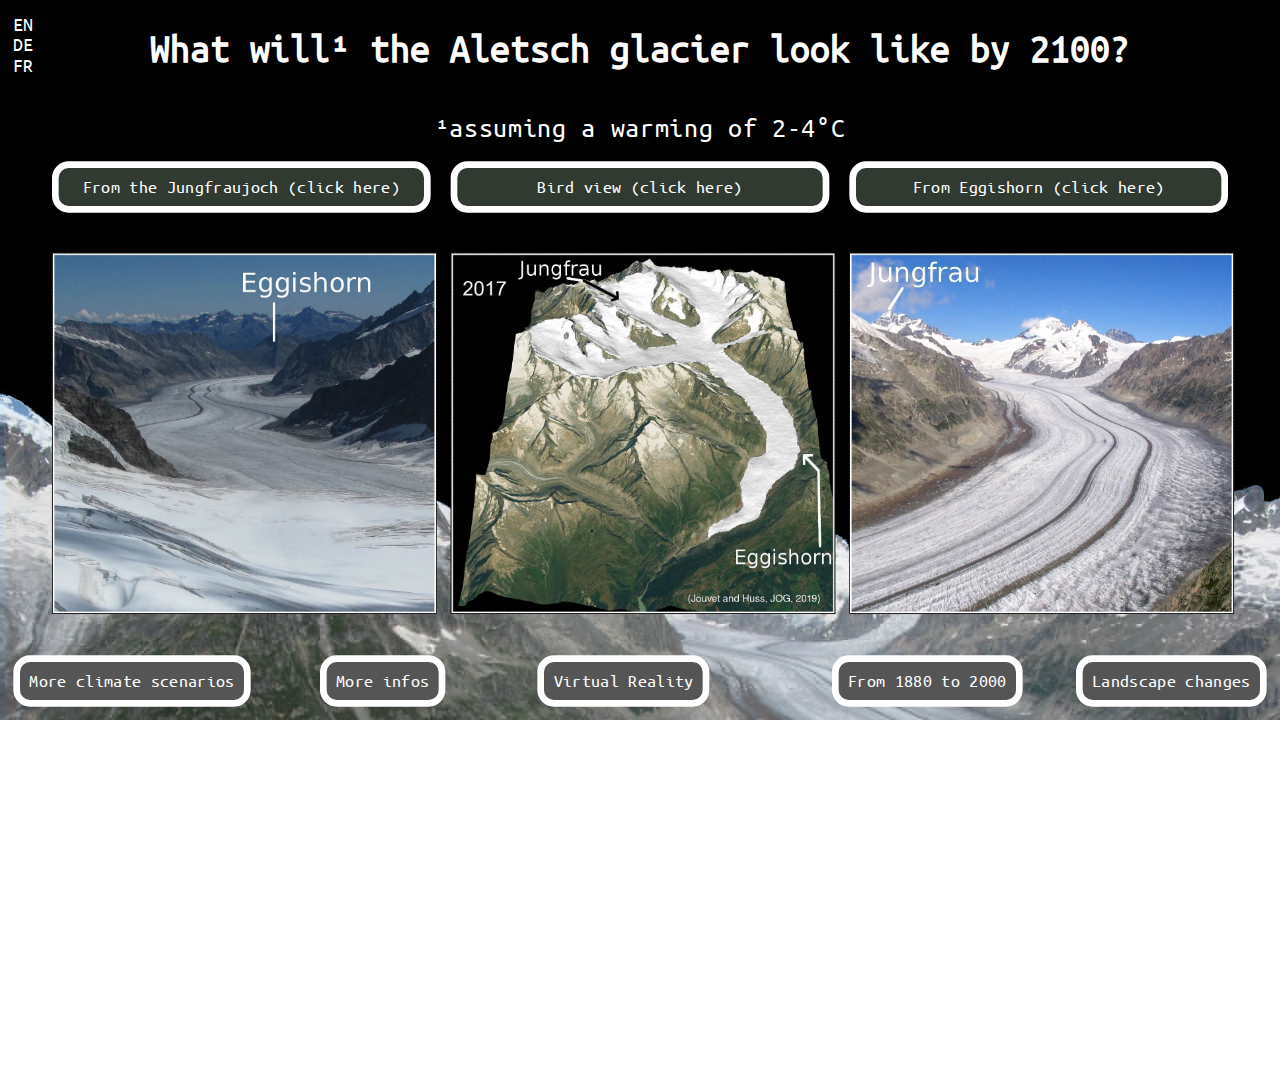
<file: index.html>
<!DOCTYPE HTML PUBLIC "-//W3C//DTD HTML 4.01 Transitional//EN">
<html>
	<head>
		<meta http-equiv="refresh" content="0; URL=iframezoom.html?width=1920&height=1080&bgcolor=FFFFFF&url=moreviews1920x1080.html" /> 
	</head>
	<body>
	</body>
<html>
</file>
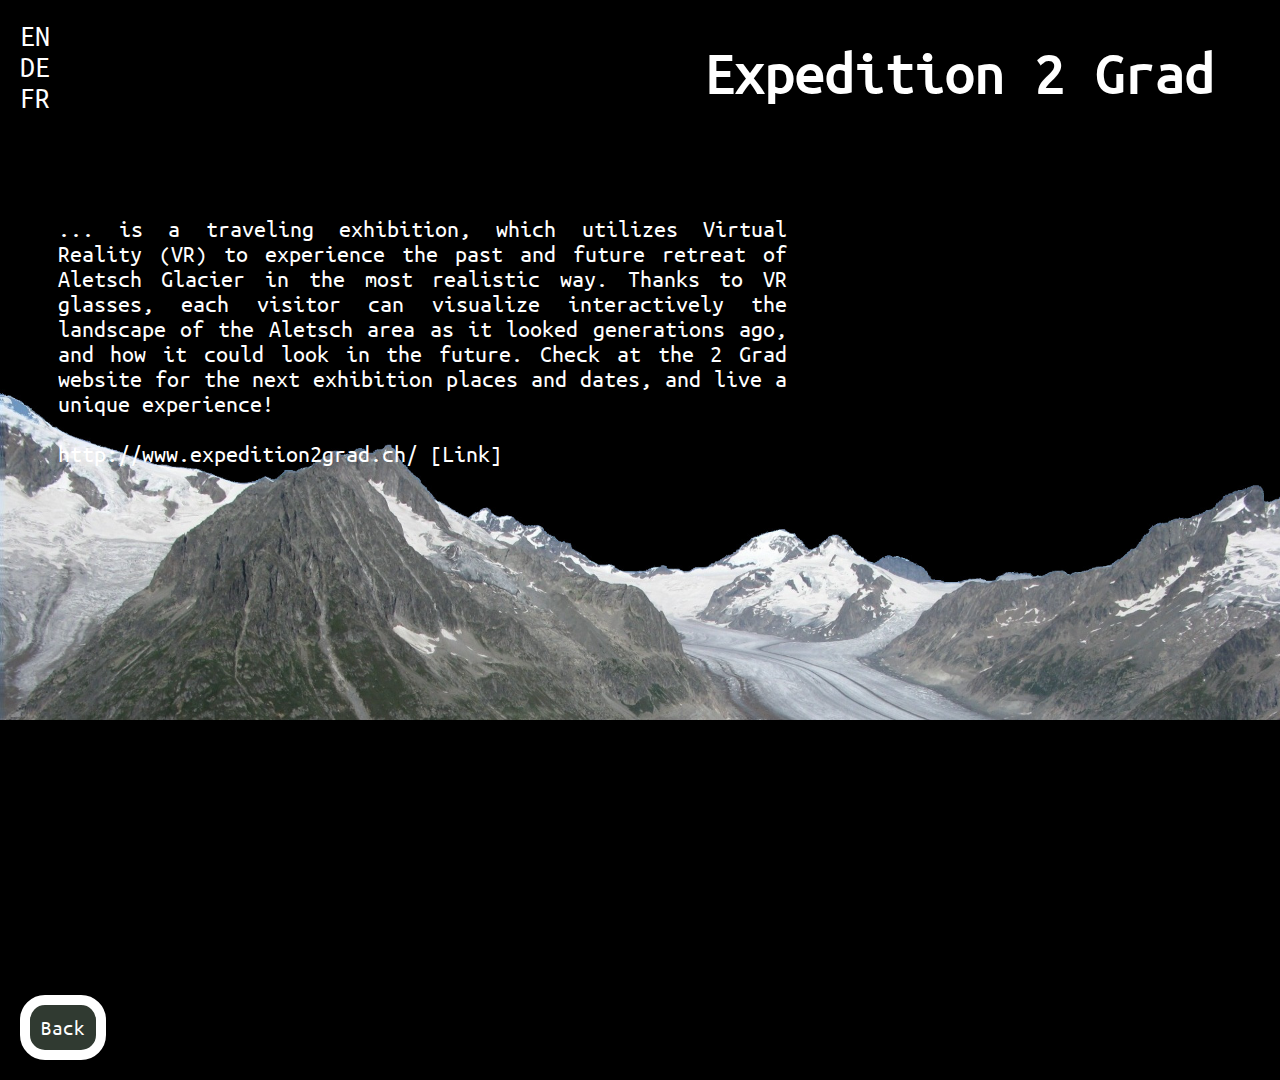
<file: 2grad.html>
<!DOCTYPE html>
<html>
	<head>
		<meta http-equiv="content-type" content="text/html; charset=UTF-8">
		<title> Modelling Aletsch Glacier </title>

		<link href="./glaciers.css" rel="stylesheet">
		<script type="text/javascript" src="./js/jquery-1.9.1.min.js"></script> 
		<script type="text/javascript" src="./js/l10n.js"></script>
		<script type="text/javascript" src="./translation.js"></script>	
		<script type="text/javascript" src="./common.js"></script>	

		<script type="text/javascript">
			function init() {
				this.on( "ended", function() { location.href="moreviews1920x1080.html"; } );
                localize();
			}
		</script>
	</head>
	<body style="color:#ffffff; background-image: url(images/aletsch_photo_3-black.jpg); background-size: 100% auto;">
		<div class="contentbox">

			<div class="languagelinkbox">
				<a href="javascript:selectLanguage('en')">EN</a><br/>
				<a href="javascript:selectLanguage('de')">DE</a><br/>
				<a href="javascript:selectLanguage('fr')">FR</a><br/>
			</div>

			<h1><span id="%Title_2grad">a</span></h1>
			
			<div style="top:20%; left:3%; width:38%; height: 60%; position:absolute; text-align:justify;">
 
                <span id="%Description_2grad">a</span> <br/> <br/>
                <span id="%Reference_2grad">a</span> <a href="http://www.expedition2grad.ch/"> [Link] </a> <br/>  

			</div>
			<div style="top:12%; left: 44%; width:60%; height: 80%; position:absolute;">			
				<iframe src="http://player.vimeo.com/video/362070540" controls width="896" height="504"   frameborder="0" webkitAllowFullScreen mozallowfullscreen allowFullScreen></iframe>
			</div>
			<a id="backButton" class="button" style="z-index:2; font-size:16pt; position:absolute; bottom:20px; left:20px;" href="javascript:href('moreviews1920x1080.html')"><span id="%Back">a</span></a>
		</div>
		<script language="JavaScript">
			$(document).on( "ready", localize );
		</script>
	</body>
<html>
</file>
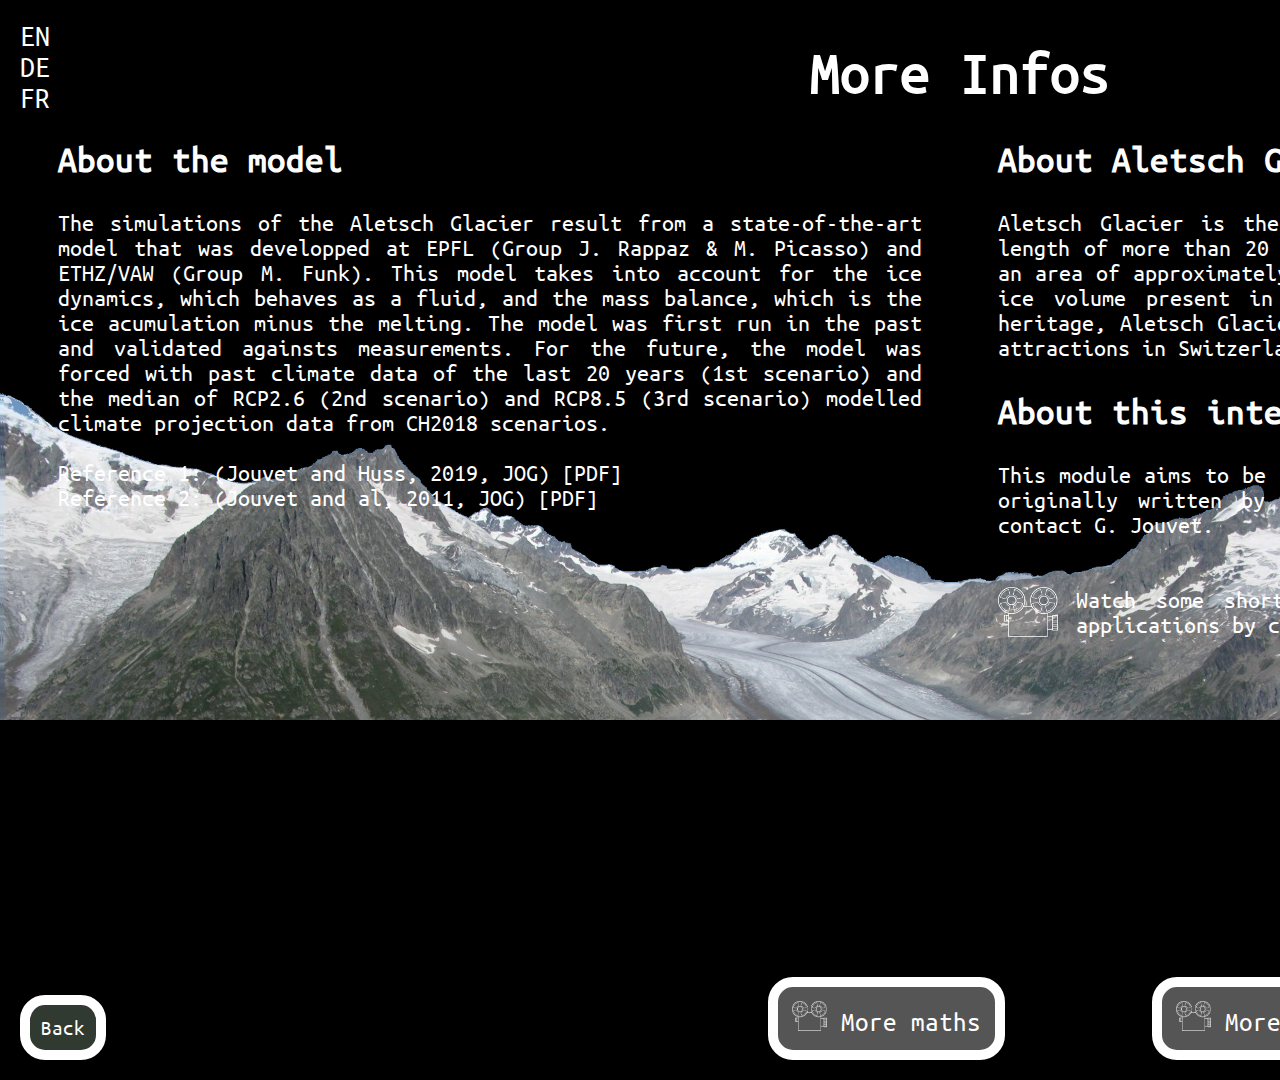
<file: moreinfos1920x1080.html>
<!DOCTYPE html>
<html>
	<head>
		<meta http-equiv="content-type" content="text/html; charset=UTF-8">
		<title> Modelling Aletsch Glacier </title>

		<link href="./glaciers.css" rel="stylesheet">
		<script type="text/javascript" src="./js/jquery-1.9.1.min.js"></script> 
		<script type="text/javascript" src="./js/l10n.js"></script>
		<script type="text/javascript" src="./translation.js"></script>	
		<script type="text/javascript" src="./common.js"></script>	

		<script type="text/javascript">
			function init() {
				this.on( "ended", function() { location.href="moreviews1920x1080.html"; } );
                localize();
			}
		</script>
	</head>
	<body style="color:#ffffff; background-image: url(images/aletsch_photo_3-black.jpg); background-size: 100% auto;">
		<div class="contentbox">

			<div class="languagelinkbox">
				<a href="javascript:selectLanguage('en')">EN</a><br/>
				<a href="javascript:selectLanguage('de')">DE</a><br/>
				<a href="javascript:selectLanguage('fr')">FR</a><br/>
			</div>

			<h1><span id="%Title3">a</span></h1>
			<div style="top:10%; left:3%; width:45%; height: 80%; position:absolute; text-align:justify;">
  			        <h2><span id="%TitleMI1">a</span></h2>
		                <span id="%CExplanations"> </span> <br/> <br/>  
				<span id="%CReferences1"> </span> <a href="material/future_retreat_of_great_aletsch_glacier.pdf"> [PDF] </a>  <br/> 
				<span id="%CReferences2"> </span> <a href="material/Jouvet_Huss_Funk_Blatter_2011.pdf"> [PDF] </a>  <br/> <br/>    
			</div>
			<div style="top:10%; left: 52%; width:45%; height: 80%; position:absolute; text-align:justify;">	
  			        <h2><span id="%TitleMI3">a</span></h2>
				<span id="%CAletsch"> </span> <br/>   
  			        <h2><span id="%TitleMI2">a</span></h2>
				<span id="%CModule"> </span> <br/>  <br/>  <br/>      
      			            <div style="left: 0%; width:6%; position:absolute; text-align:justify;">
                                    <img src="images/projector.png" height="50px"  alt="">
                                    </div>
      			            <div style="left: 9%; width:91%; position:absolute; text-align:justify;">
                                    <span id="%CFurther"> </span> 
                                    </div>  	
			</div>
			<a id="backButton" class="button" style="z-index:2; font-size:16pt; position:absolute; bottom:20px; left:20px;" href="javascript:href('moreviews1920x1080.html')"><span id="%Back">a</span></a>
			<a class="button3" style="font-size:20pt; position:absolute; bottom:20px; left:40%;" href="javascript:href('mathematicalmodelling1920x1080.html')"> <img src="images/projector.png" height="30px"  alt=""> <span id="%LinkMathematicalMovie">a</span></a>
			<a class="button3" style="font-size:20pt; position:absolute; bottom:20px; left:60%;" href="javascript:href('glacialmystery1920x1080.html')"> <img src="images/projector.png" height="30px"  alt=""> <span id="%LinkGlacialMysteryMovie">a</span></a>
			<a class="button3" style="font-size:20pt; position:absolute; bottom:20px; right:20px;" href="javascript:href('120000yearsago1920x1080.html')"> <img src="images/projector.png" height="30px"  alt=""> <span id="%Link120000Movie">a</span></a>
		</div>
		<script language="JavaScript">
			$(document).on( "ready", localize );
		</script>
	</body>
<html>
</file>
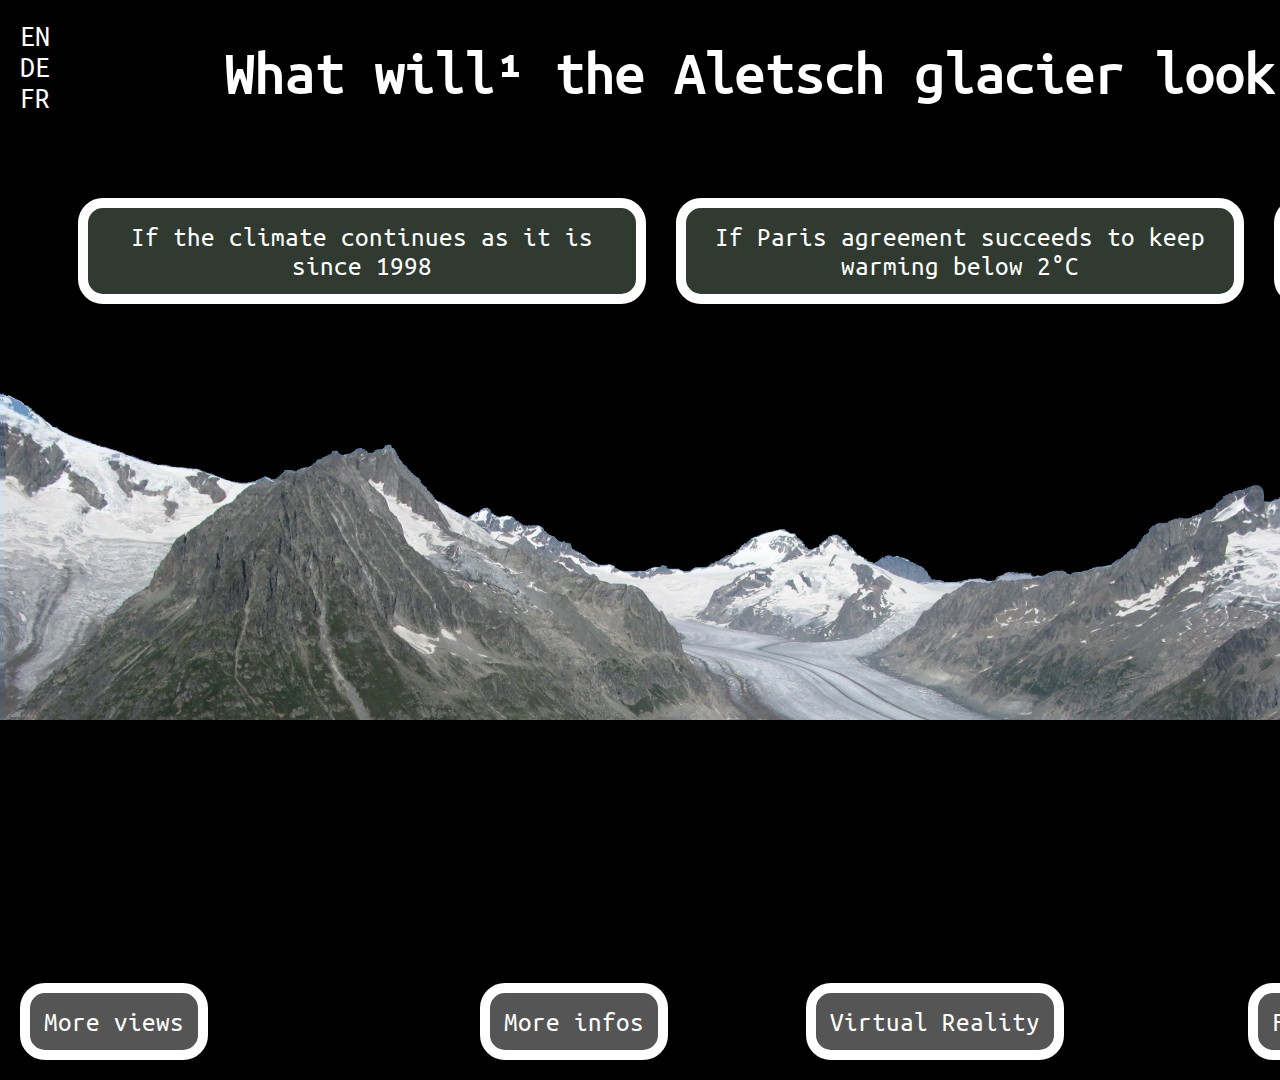
<file: moresimulations1920x1080.html>
<!DOCTYPE html>
<html>
	<head>
		<meta http-equiv="content-type" content="text/html; charset=UTF-8">
		<title> Modelling Aletsch Glacier </title>

		<link href="./glaciers.css" rel="stylesheet">
		<link href="./js/video-js/video-js.css" rel="stylesheet">
		<script type="text/javascript" src="./js/jquery-1.9.1.min.js"></script>
		
		<script type="text/javascript" src="./js/video-js/video.js"></script>

		<script type="text/javascript" src="./js/l10n.js"></script>
		<script type="text/javascript" src="./translation.js"></script>	
		<script type="text/javascript" src="./common.js"></script>	

		<script type="text/javascript">
			var timer;
			
			function play( player_name ) {
				document.getElementById( player_name ).style.visibility = 'visible';
				videojs( player_name ).play();
				return void(0);
			}
			
			function stop( player_name ) {
				if( videojs( player_name ).bufferedPercent() > 0.0 )
					videojs( player_name ).currentTime(0);
				document.getElementById( player_name ).style.visibility = 'hidden';
			}
			
			var numCalls = 0;
			function initPlayer()
			{
				this.player
				numCalls++;
				if( numCalls == $(".video-js").length )
				{
					localize();

					$(".video-js").css( "visibility", "hidden" );

/*					
					$(".video-js[id^=\\%]").each( function(index) {

						player = videojs( this.id );
						player.on( "ended", function() { stop( player.id ); } );
						stop( player.id );
					} );
*/
				}
			}
		</script>
	</head>
	<body style="color:#ffffff; background-image: url(images/aletsch_photo_3-black.jpg); background-size: 100% auto;">
		<div class="contentbox">

			<div class="languagelinkbox">
				<a href="javascript:selectLanguage('en')">EN</a><br/>
				<a href="javascript:selectLanguage('de')">DE</a><br/>
				<a href="javascript:selectLanguage('fr')">FR</a><br/> 
			</div>

			<h1><span id="%Title2">a</span></h1> <br/>


			<div class="scenarioshl">
				<span style="width:3%;"></span>
				<span style="width:94%;" id="%Introduction">a</span>
				<span style="width:3%;"></span>
			</div>
			<div class="scenarios">
				<a class="button" style="font-size:20pt;" href="javascript:play('Scenario1_Video');"><span id="%Scenario1_Title">a</span></a>
				<a class="button" style="font-size:20pt;" href="javascript:play('Scenario2_Video');"><span id="%Scenario2_Title">a</span></a>
				<a class="button" style="font-size:20pt;" href="javascript:play('Scenario3_Video');"><span id="%Scenario3_Title">a</span></a> 
			</div>
			<div class="scenarios">
				<span class="video">
					<video id="Scenario1_Video" class="video-js vjs-default-skin vjs-big-play-centered" width="575" height="540" poster="images/aletsch-2017.jpg">
						<source src="video/mp4/aletsch-1998-2018.mp4" type='video/mp4' />
						<source src="video/webm/aletsch-1998-2018.webm" type='video/webm' />
						<source src="video/ogv/aletsch-1998-2018.ogv" type='video/ogg' />
					</video>
				</span>
				<span class="video">
					<video id="Scenario2_Video" class="video-js vjs-default-skin vjs-big-play-centered" width="575" height="540" poster="images/aletsch-2017.jpg">
						<source src="video/mp4/aletsch-RCP26.mp4" type='video/mp4' />
						<source src="video/webm/aletsch-RCP26.webm" type='video/webm' />
						<source src="video/ogv/aletsch-RCP26.ogv" type='video/ogg' />
					</video>
				</span>
				<span class="video">
					<video id="Scenario3_Video" class="video-js vjs-default-skin vjs-big-play-centered" width="575" height="540" poster="images/aletsch-2017.jpg">
						<source src="video/mp4/aletsch-RCP85.mp4" type='video/mp4' />
						<source src="video/webm/aletsch-RCP85.webm" type='video/webm' />
						<source src="video/ogv/aletsch-RCP85.ogv" type='video/ogg' />
					</video>
				</span> 
			</div>
			<a class="button3" style="font-size:20pt; position:absolute; bottom:20px; left:20px;" href="javascript:href('moreviews1920x1080.html')"><span id="%LinkMoreViews">a</span></a>
			<a class="button3" style="font-size:20pt; position:absolute; bottom:20px; left:25%;" href="javascript:href('moreinfos1920x1080.html')"><span id="%LinkMoreInfos">a</span></a>
			<a class="button3" style="font-size:20pt; position:absolute; bottom:20px; left:42%;" href="javascript:href('2grad.html')"><span id="%Link2Grad">a</span></a>
			<a class="button3" style="font-size:20pt; position:absolute; bottom:20px; left:65%;" href="javascript:href('aletschinthepast.html')"><span id="%LinkAletschPast">a</span></a>
			<a class="button3" style="font-size:20pt; position:absolute; bottom:20px; right:20px;" href="javascript:href('aletschwithlakes.html')"><span id="%LinkAletschLakes">a</span></a>
		</div>

		<script type="text/javascript">
			$(document).on( "ready", function() {
				$(".video-js").each( function(index) { videojs( this.id, {}, initPlayer ); } );
			} );
		</script>

	</body>
<html>
</file>
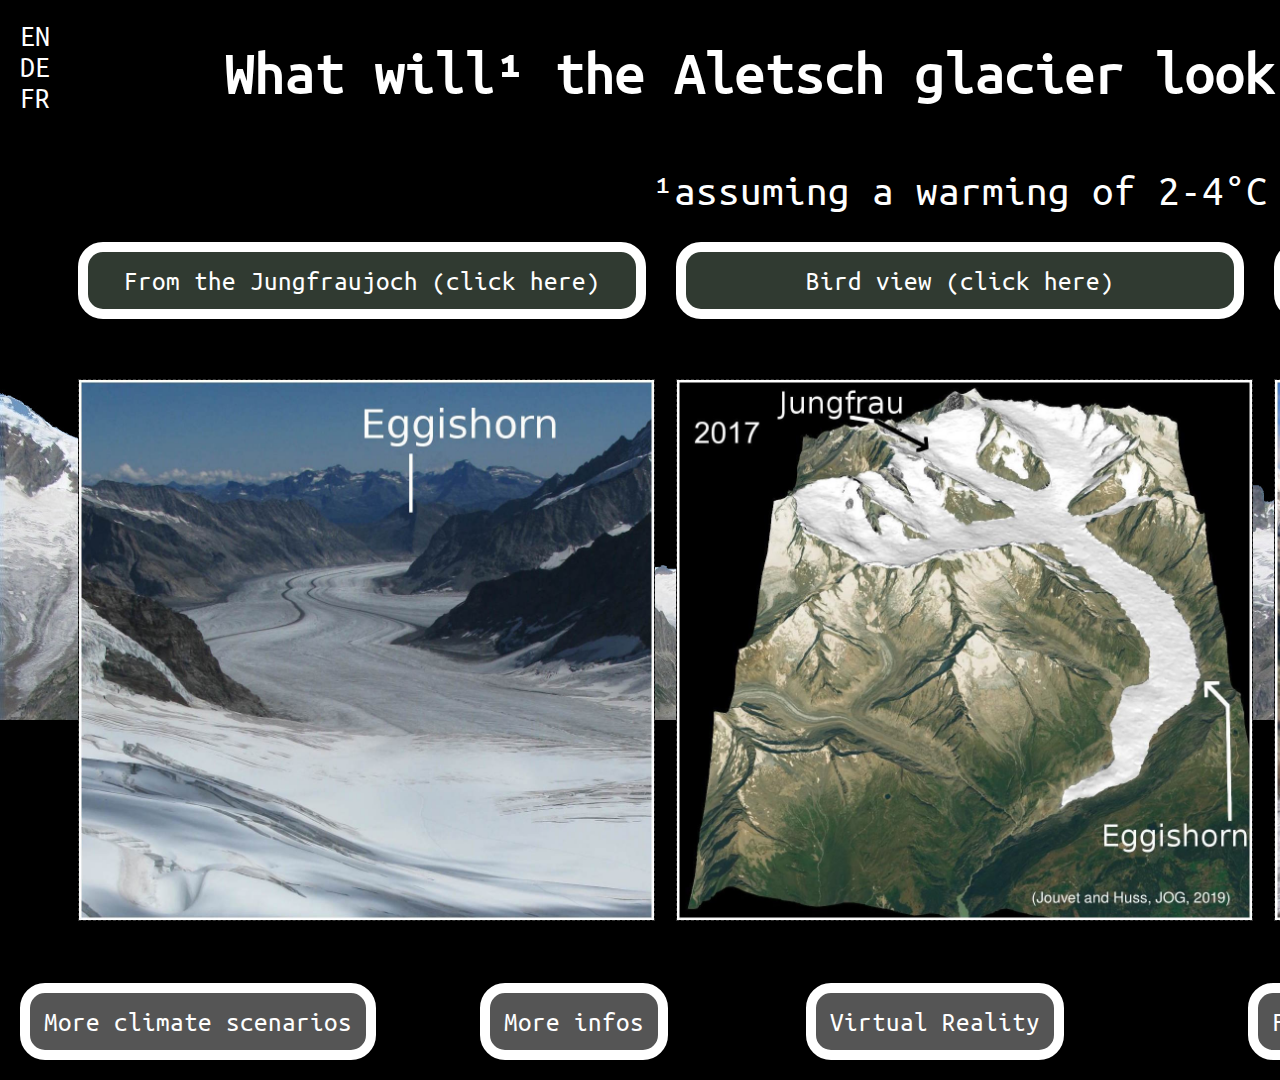
<file: moreviews1920x1080.html>
<!DOCTYPE html>
<html>
	<head>
		<meta http-equiv="content-type" content="text/html; charset=UTF-8">
		<title> Modelling Aletsch glacier </title>

		<link href="./glaciers.css" rel="stylesheet">
		<link href="./js/video-js/video-js.css" rel="stylesheet">
		<script type="text/javascript" src="./js/jquery-1.9.1.min.js"></script>
		
		<script type="text/javascript" src="./js/video-js/video.js"></script>

		<script type="text/javascript" src="./js/l10n.js"></script>
		<script type="text/javascript" src="./translation.js"></script>	
		<script type="text/javascript" src="./common.js"></script>	

		<script type="text/javascript">
			var timer;
			
			function play( player_name ) {
				document.getElementById( player_name ).style.visibility = 'visible';
				videojs( player_name ).play();
				return void(0);
			}
			
			function stop( player_name ) {
				if( videojs( player_name ).bufferedPercent() > 0.0 )
					videojs( player_name ).currentTime(0);
				document.getElementById( player_name ).style.visibility = 'hidden';
			}
			
			var numCalls = 0;
			function initPlayer()
			{
				this.player
				numCalls++;
				if( numCalls == $(".video-js").length )
				{
					localize();

					$(".video-js").css( "visibility", "visible" );

/*					
					$(".video-js[id^=\\%]").each( function(index) {

						player = videojs( this.id );
						player.on( "ended", function() { stop( player.id ); } );
						stop( player.id );
					} );
*/
				}
			}
		</script>
	</head>
	<body style="color:#ffffff; background-image: url(images/aletsch_photo_3-black.jpg); background-size: 100% auto;">
		<div class="contentbox">

			<div class="languagelinkbox">
				<a href="javascript:selectLanguage('en')">EN</a><br/>
				<a href="javascript:selectLanguage('de')">DE</a><br/>
				<a href="javascript:selectLanguage('fr')">FR</a><br/> 
			</div>

			<h1><span id="%Title2">a</span></h1> <br/>


			<div class="scenarioshl">
				<span style="width:3%;"></span>
				<span style="width:94%;" id="%Introduction2">a</span>
				<span style="width:3%;"></span>
			</div>
			<div class="scenarios">
				<a class="button" style="font-size:20pt;" href="javascript:play('View1_Video');"><span id="%View1_Title">a</span></a>
				<a class="button" style="font-size:20pt;" href="javascript:play('View2_Video');"><span id="%View2_Title">a</span></a>
				<a class="button" style="font-size:20pt;" href="javascript:play('View3_Video');"><span id="%View3_Title">a</span></a> 
			</div>
			<div class="scenarios">
				<span class="video">
					<video id="View1_Video" class="video-js vjs-default-skin vjs-big-play-centered" width="575" height="540" poster="images/aletsch-jungfrau.jpg">
						<source src="video/mp4/aletsch-jungfrau.mp4" type='video/mp4' />
						<source src="video/webm/aletsch-jungfrau.webm" type='video/webm' />
						<source src="video/ogv/aletsch-jungfrau.ogv" type='video/ogg' />
					</video>
				</span>
				<span class="video">
					<video id="View2_Video" class="video-js vjs-default-skin vjs-big-play-centered" width="575" height="540" poster="images/aletsch-sky.jpg">
						<source src="video/mp4/aletsch-sky.mp4" type='video/mp4' />
						<source src="video/webm/aletsch-sky.webm" type='video/webm' />
						<source src="video/ogv/aletsch-sky.ogv" type='video/ogg' />
					</video>
				</span>
				<span class="video">
					<video id="View3_Video" class="video-js vjs-default-skin vjs-big-play-centered" width="575" height="540" poster="images/aletsch-eggishorn.jpg">
						<source src="video/mp4/aletsch-eggishorn.mp4" type='video/mp4' />
						<source src="video/webm/aletsch-eggishorn.webm" type='video/webm' />
						<source src="video/ogv/aletsch-eggishorn.ogv" type='video/ogg' />
					</video>
				</span> 
			</div>
			<a class="button3" style="font-size:20pt; position:absolute; bottom:20px; left:20px;" href="javascript:href('moresimulations1920x1080.html')"><span id="%LinkMoreSimulations">a</span></a>
			<a class="button3" style="font-size:20pt; position:absolute; bottom:20px; left:25%;" href="javascript:href('moreinfos1920x1080.html')"><span id="%LinkMoreInfos">a</span></a>
			<a class="button3" style="font-size:20pt; position:absolute; bottom:20px; left:42%;" href="javascript:href('2grad.html')"><span id="%Link2Grad">a</span></a>
			<a class="button3" style="font-size:20pt; position:absolute; bottom:20px; left:65%;" href="javascript:href('aletschinthepast.html')"><span id="%LinkAletschPast">a</span></a>
			<a class="button3" style="font-size:20pt; position:absolute; bottom:20px; right:20px;" href="javascript:href('aletschwithlakes.html')"><span id="%LinkAletschLakes">a</span></a>

		</div>

		<script type="text/javascript">
			$(document).on( "ready", function() {
				$(".video-js").each( function(index) { videojs( this.id, {}, initPlayer ); } );
			} );
		</script>

	</body>
<html>
</file>
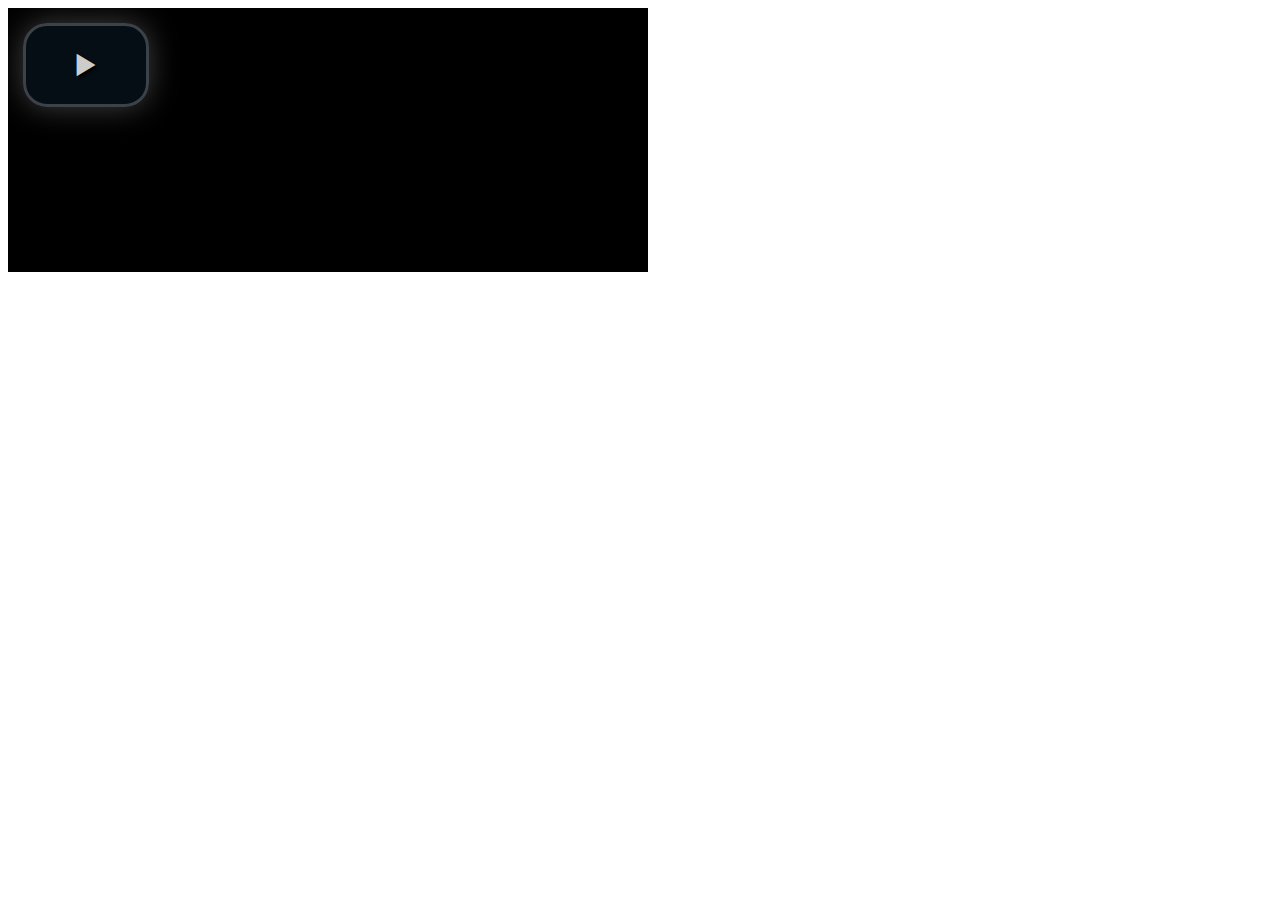
<file: js/video-js/demo.html>
<!DOCTYPE html>
<html>
<head>
  <title>Video.js | HTML5 Video Player</title>

  <!-- Chang URLs to wherever Video.js files will be hosted -->
  <link href="video-js.css" rel="stylesheet" type="text/css">
  <!-- video.js must be in the <head> for older IEs to work. -->
  <script src="video.js"></script>

  <!-- Unless using the CDN hosted version, update the URL to the Flash SWF -->
  <script>
    videojs.options.flash.swf = "video-js.swf";
  </script>


</head>
<body>

  <video id="example_video_1" class="video-js vjs-default-skin" controls preload="none" width="640" height="264"
      poster="http://video-js.zencoder.com/oceans-clip.png"
      data-setup="{}">
    <source src="http://video-js.zencoder.com/oceans-clip.mp4" type='video/mp4' />
    <source src="http://video-js.zencoder.com/oceans-clip.webm" type='video/webm' />
    <source src="http://video-js.zencoder.com/oceans-clip.ogv" type='video/ogg' />
    <track kind="captions" src="demo.captions.vtt" srclang="en" label="English"></track><!-- Tracks need an ending tag thanks to IE9 -->
    <track kind="subtitles" src="demo.captions.vtt" srclang="en" label="English"></track><!-- Tracks need an ending tag thanks to IE9 -->
  </video>

</body>
</html>
</file>
<file: glaciers.css>
@font-face {
	font-family: Purisa;
	src: url("UbuntuMono-R.eot") /* EOT file for IE */
}
@font-face {
	font-family: Purisa;
	src: url("UbuntuMono-R.ttf") /* TTF file for CSS3 browsers */
}

body {
	font-family: Purisa, Verdana, Arial, sans-serif;
	font-size: 18pt;
	color: black;
	margin:0px;
	padding:0px;
	overflow: hidden;
}

h1 {
	font-size:45pt;
	text-align:center;
}

h2 {
	font-size:28pt;
}

.contentbox {
	position: absolute;
	top: 0px;
	left: 0px;
	width: 1920px;
	height: 1080px;
	-webkit-touch-callout: none;
	-webkit-user-select: none;
	-khtml-user-select: none;
	-moz-user-select: none;
	-ms-user-select: none;
	user-select: none;
	/*border: 1px solid white;*/
	/*background-color: #5391fe;*/
}
 
.languagelinkbox {
	position: absolute;
	top: 0px;
	left: 0px;
	padding: 20px;
	font-size:30px;
	z-index:101;
}

a {
	color: #ffffff;
}

a.button {
	font-size:30pt;
	text-align: center;
	vertical-align:middle;
	padding:1ex;
	border:10px solid #ffffff;
	border-radius: 25px;
    background-color:#303a31;
}

a.button:hover, a.button:active { background-color:#444444; }

a:link, a:hover, a:active, a:visited { text-decoration:none; }

a.button3 {
	font-size:30pt;
	text-align: center;
	vertical-align:middle;
	padding:1ex;
	border:10px solid #ffffff;
	border-radius: 25px;
        background-color:#555555;
}

div.scenarios {
    display: table;
    width: 95%;
    table-layout: fixed;    /* For cells of equal size */
    padding-right: 2.5%;
    padding-left: 2.5%;
    border-spacing:30px;
    
}

div.scenarios span.video {
    display: table-cell;
    text-align: center;
    vertical-align:top;
}

div.scenarioshl {
	font-size:32pt;
    display: table;
    width: 95%;
    margin-left:2.5%;
    margin-right:2.5%;
    margin-bottom:0px;
    table-layout: fixed;    /* For cells of equal size */
}

div.scenarioshl span {
    display: table-cell;
    text-align: center;
    vertical-align:top;
}

div.scenarios a.button {
	margin: 10px;
    display: table-cell;
    text-align: middle;
}

.vjs-default-skin .vjs-mute-control { display:none; }
.vjs-default-skin .vjs-volume-control { display: none; }			
.video-js { border: 1px dashed #333333; }

.scaleEquation {
	-webkit-transform: scale(1.4)
	-moz-transform: scale(1.4);
	-ms-transform: scale(1.4);
	-o-transform: scale(1.4);
	transform: scale(1.4);	
}
</file>
<file: js/video-js/video-js.css>
/*!
Video.js Default Styles (http://videojs.com)
Version 4.3.0
Create your own skin at http://designer.videojs.com
*/
/* SKIN
================================================================================
The main class name for all skin-specific styles. To make your own skin,
replace all occurances of 'vjs-default-skin' with a new name. Then add your new
skin name to your video tag instead of the default skin.
e.g. <video class="video-js my-skin-name">
*/
.vjs-default-skin {
  color: #cccccc;
}
/* Custom Icon Font
--------------------------------------------------------------------------------
The control icons are from a custom font. Each icon corresponds to a character
(e.g. "\e001"). Font icons allow for easy scaling and coloring of icons.
*/
@font-face {
  font-family: 'VideoJS';
  src: url('font/vjs.eot');
  src: url('font/vjs.eot?#iefix') format('embedded-opentype'), url('font/vjs.woff') format('woff'), url('font/vjs.ttf') format('truetype');
  font-weight: normal;
  font-style: normal;
}
/* Base UI Component Classes
--------------------------------------------------------------------------------
*/
/* Slider - used for Volume bar and Seek bar */
.vjs-default-skin .vjs-slider {
  /* Replace browser focus hightlight with handle highlight */
  outline: 0;
  position: relative;
  cursor: pointer;
  padding: 0;
  /* background-color-with-alpha */
  background-color: #333333;
  background-color: rgba(51, 51, 51, 0.9);
}
.vjs-default-skin .vjs-slider:focus {
  /* box-shadow */
  -webkit-box-shadow: 0 0 2em #ffffff;
  -moz-box-shadow: 0 0 2em #ffffff;
  box-shadow: 0 0 2em #ffffff;
}
.vjs-default-skin .vjs-slider-handle {
  position: absolute;
  /* Needed for IE6 */
  left: 0;
  top: 0;
}
.vjs-default-skin .vjs-slider-handle:before {
  content: "\e009";
  font-family: VideoJS;
  font-size: 1em;
  line-height: 1;
  text-align: center;
  text-shadow: 0em 0em 1em #fff;
  position: absolute;
  top: 0;
  left: 0;
  /* Rotate the square icon to make a diamond */
  /* transform */
  -webkit-transform: rotate(-45deg);
  -moz-transform: rotate(-45deg);
  -ms-transform: rotate(-45deg);
  -o-transform: rotate(-45deg);
  transform: rotate(-45deg);
}
/* Control Bar
--------------------------------------------------------------------------------
The default control bar that is a container for most of the controls.
*/
.vjs-default-skin .vjs-control-bar {
  /* Start hidden */
  display: none;
  position: absolute;
  /* Place control bar at the bottom of the player box/video.
     If you want more margin below the control bar, add more height. */
  bottom: 0;
  /* Use left/right to stretch to 100% width of player div */
  left: 0;
  right: 0;
  /* Height includes any margin you want above or below control items */
  height: 3.0em;
  /* background-color-with-alpha */
  background-color: #07141e;
  background-color: rgba(7, 20, 30, 0.7);
}
/* Show the control bar only once the video has started playing */
.vjs-default-skin.vjs-has-started .vjs-control-bar {
  display: block;
  /* Visibility needed to make sure things hide in older browsers too. */

  visibility: visible;
  opacity: 1;
  /* transition */
  -webkit-transition: visibility 0.1s, opacity 0.1s;
  -moz-transition: visibility 0.1s, opacity 0.1s;
  -o-transition: visibility 0.1s, opacity 0.1s;
  transition: visibility 0.1s, opacity 0.1s;
}
/* Hide the control bar when the video is playing and the user is inactive  */
.vjs-default-skin.vjs-has-started.vjs-user-inactive.vjs-playing .vjs-control-bar {
  display: block;
  visibility: hidden;
  opacity: 0;
  /* transition */
  -webkit-transition: visibility 1s, opacity 1s;
  -moz-transition: visibility 1s, opacity 1s;
  -o-transition: visibility 1s, opacity 1s;
  transition: visibility 1s, opacity 1s;
}
.vjs-default-skin.vjs-controls-disabled .vjs-control-bar {
  display: none;
}
.vjs-default-skin.vjs-using-native-controls .vjs-control-bar {
  display: none;
}
/* IE8 is flakey with fonts, and you have to change the actual content to force
fonts to show/hide properly.
  - "\9" IE8 hack didn't work for this
  - Found in XP IE8 from http://modern.ie. Does not show up in "IE8 mode" in IE9
*/
@media \0screen {
  .vjs-default-skin.vjs-user-inactive.vjs-playing .vjs-control-bar :before {
    content: "";
  }
}
/* General styles for individual controls. */
.vjs-default-skin .vjs-control {
  outline: none;
  position: relative;
  float: left;
  text-align: center;
  margin: 0;
  padding: 0;
  height: 3.0em;
  width: 4em;
}
/* FontAwsome button icons */
.vjs-default-skin .vjs-control:before {
  font-family: VideoJS;
  font-size: 1.5em;
  line-height: 2;
  position: absolute;
  top: 0;
  left: 0;
  width: 100%;
  height: 100%;
  text-align: center;
  text-shadow: 1px 1px 1px rgba(0, 0, 0, 0.5);
}
/* Replacement for focus outline */
.vjs-default-skin .vjs-control:focus:before,
.vjs-default-skin .vjs-control:hover:before {
  text-shadow: 0em 0em 1em #ffffff;
}
.vjs-default-skin .vjs-control:focus {
  /*  outline: 0; */
  /* keyboard-only users cannot see the focus on several of the UI elements when
  this is set to 0 */

}
/* Hide control text visually, but have it available for screenreaders */
.vjs-default-skin .vjs-control-text {
  /* hide-visually */
  border: 0;
  clip: rect(0 0 0 0);
  height: 1px;
  margin: -1px;
  overflow: hidden;
  padding: 0;
  position: absolute;
  width: 1px;
}
/* Play/Pause
--------------------------------------------------------------------------------
*/
.vjs-default-skin .vjs-play-control {
  width: 5em;
  cursor: pointer;
}
.vjs-default-skin .vjs-play-control:before {
  content: "\e001";
}
.vjs-default-skin.vjs-playing .vjs-play-control:before {
  content: "\e002";
}
/* Volume/Mute
-------------------------------------------------------------------------------- */
.vjs-default-skin .vjs-mute-control,
.vjs-default-skin .vjs-volume-menu-button {
  cursor: pointer;
  float: right;
}
.vjs-default-skin .vjs-mute-control:before,
.vjs-default-skin .vjs-volume-menu-button:before {
  content: "\e006";
}
.vjs-default-skin .vjs-mute-control.vjs-vol-0:before,
.vjs-default-skin .vjs-volume-menu-button.vjs-vol-0:before {
  content: "\e003";
}
.vjs-default-skin .vjs-mute-control.vjs-vol-1:before,
.vjs-default-skin .vjs-volume-menu-button.vjs-vol-1:before {
  content: "\e004";
}
.vjs-default-skin .vjs-mute-control.vjs-vol-2:before,
.vjs-default-skin .vjs-volume-menu-button.vjs-vol-2:before {
  content: "\e005";
}
.vjs-default-skin .vjs-volume-control {
  width: 5em;
  float: right;
}
.vjs-default-skin .vjs-volume-bar {
  width: 5em;
  height: 0.6em;
  margin: 1.1em auto 0;
}
.vjs-default-skin .vjs-volume-menu-button .vjs-menu-content {
  height: 2.9em;
}
.vjs-default-skin .vjs-volume-level {
  position: absolute;
  top: 0;
  left: 0;
  height: 0.5em;
  background: #66a8cc url([data-uri]) -50% 0 repeat;
}
.vjs-default-skin .vjs-volume-bar .vjs-volume-handle {
  width: 0.5em;
  height: 0.5em;
}
.vjs-default-skin .vjs-volume-handle:before {
  font-size: 0.9em;
  top: -0.2em;
  left: -0.2em;
  width: 1em;
  height: 1em;
}
.vjs-default-skin .vjs-volume-menu-button .vjs-menu .vjs-menu-content {
  width: 6em;
  left: -4em;
}
/* Progress
--------------------------------------------------------------------------------
*/
.vjs-default-skin .vjs-progress-control {
  position: absolute;
  left: 0;
  right: 0;
  width: auto;
  font-size: 0.3em;
  height: 1em;
  /* Set above the rest of the controls. */
  top: -1em;
  /* Shrink the bar slower than it grows. */
  /* transition */
  -webkit-transition: all 0.4s;
  -moz-transition: all 0.4s;
  -o-transition: all 0.4s;
  transition: all 0.4s;
}
/* On hover, make the progress bar grow to something that's more clickable.
    This simply changes the overall font for the progress bar, and this
    updates both the em-based widths and heights, as wells as the icon font */
.vjs-default-skin:hover .vjs-progress-control {
  font-size: .9em;
  /* Even though we're not changing the top/height, we need to include them in
      the transition so they're handled correctly. */

  /* transition */
  -webkit-transition: all 0.2s;
  -moz-transition: all 0.2s;
  -o-transition: all 0.2s;
  transition: all 0.2s;
}
/* Box containing play and load progresses. Also acts as seek scrubber. */
.vjs-default-skin .vjs-progress-holder {
  height: 100%;
}
/* Progress Bars */
.vjs-default-skin .vjs-progress-holder .vjs-play-progress,
.vjs-default-skin .vjs-progress-holder .vjs-load-progress {
  position: absolute;
  display: block;
  height: 100%;
  margin: 0;
  padding: 0;
  /* Needed for IE6 */
  left: 0;
  top: 0;
}
.vjs-default-skin .vjs-play-progress {
  /*
    Using a data URI to create the white diagonal lines with a transparent
      background. Surprisingly works in IE8.
      Created using http://www.patternify.com
    Changing the first color value will change the bar color.
    Also using a paralax effect to make the lines move backwards.
      The -50% left position makes that happen.
  */

  background: #66a8cc url([data-uri]) -50% 0 repeat;
}
.vjs-default-skin .vjs-load-progress {
  background: #646464 /* IE8- Fallback */;
  background: rgba(255, 255, 255, 0.4);
}
.vjs-default-skin .vjs-seek-handle {
  width: 1.5em;
  height: 100%;
}
.vjs-default-skin .vjs-seek-handle:before {
  padding-top: 0.1em /* Minor adjustment */;
}
/* Time Display
--------------------------------------------------------------------------------
*/
.vjs-default-skin .vjs-time-controls {
  font-size: 1em;
  /* Align vertically by making the line height the same as the control bar */
  line-height: 3em;
}
.vjs-default-skin .vjs-current-time {
  float: left;
}
.vjs-default-skin .vjs-duration {
  float: left;
}
/* Remaining time is in the HTML, but not included in default design */
.vjs-default-skin .vjs-remaining-time {
  display: none;
  float: left;
}
.vjs-time-divider {
  float: left;
  line-height: 3em;
}
/* Fullscreen
--------------------------------------------------------------------------------
*/
.vjs-default-skin .vjs-fullscreen-control {
  width: 3.8em;
  cursor: pointer;
  float: right;
}
.vjs-default-skin .vjs-fullscreen-control:before {
  content: "\e000";
}
/* Switch to the exit icon when the player is in fullscreen */
.vjs-default-skin.vjs-fullscreen .vjs-fullscreen-control:before {
  content: "\e00b";
}
/* Big Play Button (play button at start)
--------------------------------------------------------------------------------
Positioning of the play button in the center or other corners can be done more
easily in the skin designer. http://designer.videojs.com/
*/
.vjs-default-skin .vjs-big-play-button {
  left: 0.5em;
  top: 0.5em;
  font-size: 3em;
  display: block;
  z-index: 2;
  position: absolute;
  width: 4em;
  height: 2.6em;
  text-align: center;
  vertical-align: middle;
  cursor: pointer;
  opacity: 1;
  /* Need a slightly gray bg so it can be seen on black backgrounds */
  /* background-color-with-alpha */
  background-color: #07141e;
  background-color: rgba(7, 20, 30, 0.7);
  border: 0.1em solid #3b4249;
  /* border-radius */
  -webkit-border-radius: 0.8em;
  -moz-border-radius: 0.8em;
  border-radius: 0.8em;
  /* box-shadow */
  -webkit-box-shadow: 0px 0px 1em rgba(255, 255, 255, 0.25);
  -moz-box-shadow: 0px 0px 1em rgba(255, 255, 255, 0.25);
  box-shadow: 0px 0px 1em rgba(255, 255, 255, 0.25);
  /* transition */
  -webkit-transition: all 0.4s;
  -moz-transition: all 0.4s;
  -o-transition: all 0.4s;
  transition: all 0.4s;
}
/* Optionally center */
.vjs-default-skin.vjs-big-play-centered .vjs-big-play-button {
  /* Center it horizontally */
  left: 50%;
  margin-left: -2.1em;
  /* Center it vertically */
  top: 50%;
  margin-top: -1.4000000000000001em;
}
/* Hide if controls are disabled */
.vjs-default-skin.vjs-controls-disabled .vjs-big-play-button {
  display: none;
}
/* Hide when video starts playing */
.vjs-default-skin.vjs-has-started .vjs-big-play-button {
  display: none;
}
/* Hide on mobile devices. Remove when we stop using native controls
    by default on mobile  */
.vjs-default-skin.vjs-using-native-controls .vjs-big-play-button {
  display: none;
}
.vjs-default-skin:hover .vjs-big-play-button,
.vjs-default-skin .vjs-big-play-button:focus {
  outline: 0;
  border-color: #fff;
  /* IE8 needs a non-glow hover state */
  background-color: #505050;
  background-color: rgba(50, 50, 50, 0.75);
  /* box-shadow */
  -webkit-box-shadow: 0 0 3em #ffffff;
  -moz-box-shadow: 0 0 3em #ffffff;
  box-shadow: 0 0 3em #ffffff;
  /* transition */
  -webkit-transition: all 0s;
  -moz-transition: all 0s;
  -o-transition: all 0s;
  transition: all 0s;
}
.vjs-default-skin .vjs-big-play-button:before {
  content: "\e001";
  font-family: VideoJS;
  /* In order to center the play icon vertically we need to set the line height
     to the same as the button height */

  line-height: 2.6em;
  text-shadow: 0.05em 0.05em 0.1em #000;
  text-align: center /* Needed for IE8 */;
  position: absolute;
  left: 0;
  width: 100%;
  height: 100%;
}
/* Loading Spinner
--------------------------------------------------------------------------------
*/
.vjs-loading-spinner {
  display: none;
  position: absolute;
  top: 50%;
  left: 50%;
  font-size: 4em;
  line-height: 1;
  width: 1em;
  height: 1em;
  margin-left: -0.5em;
  margin-top: -0.5em;
  opacity: 0.75;
  /* animation */
  -webkit-animation: spin 1.5s infinite linear;
  -moz-animation: spin 1.5s infinite linear;
  -o-animation: spin 1.5s infinite linear;
  animation: spin 1.5s infinite linear;
}
.vjs-default-skin .vjs-loading-spinner:before {
  content: "\e01e";
  font-family: VideoJS;
  position: absolute;
  top: 0;
  left: 0;
  width: 1em;
  height: 1em;
  text-align: center;
  text-shadow: 0em 0em 0.1em #000;
}
@-moz-keyframes spin {
  0% {
    -moz-transform: rotate(0deg);
  }
  100% {
    -moz-transform: rotate(359deg);
  }
}
@-webkit-keyframes spin {
  0% {
    -webkit-transform: rotate(0deg);
  }
  100% {
    -webkit-transform: rotate(359deg);
  }
}
@-o-keyframes spin {
  0% {
    -o-transform: rotate(0deg);
  }
  100% {
    -o-transform: rotate(359deg);
  }
}
@keyframes spin {
  0% {
    transform: rotate(0deg);
  }
  100% {
    transform: rotate(359deg);
  }
}
/* Menu Buttons (Captions/Subtitles/etc.)
--------------------------------------------------------------------------------
*/
.vjs-default-skin .vjs-menu-button {
  float: right;
  cursor: pointer;
}
.vjs-default-skin .vjs-menu {
  display: none;
  position: absolute;
  bottom: 0;
  left: 0em;
  /* (Width of vjs-menu - width of button) / 2 */

  width: 0em;
  height: 0em;
  margin-bottom: 3em;
  border-left: 2em solid transparent;
  border-right: 2em solid transparent;
  border-top: 1.55em solid #000000;
  /* Same width top as ul bottom */

  border-top-color: rgba(7, 40, 50, 0.5);
  /* Same as ul background */

}
/* Button Pop-up Menu */
.vjs-default-skin .vjs-menu-button .vjs-menu .vjs-menu-content {
  display: block;
  padding: 0;
  margin: 0;
  position: absolute;
  width: 10em;
  bottom: 1.5em;
  /* Same bottom as vjs-menu border-top */

  max-height: 15em;
  overflow: auto;
  left: -5em;
  /* Width of menu - width of button / 2 */

  /* background-color-with-alpha */
  background-color: #07141e;
  background-color: rgba(7, 20, 30, 0.7);
  /* box-shadow */
  -webkit-box-shadow: -0.2em -0.2em 0.3em rgba(255, 255, 255, 0.2);
  -moz-box-shadow: -0.2em -0.2em 0.3em rgba(255, 255, 255, 0.2);
  box-shadow: -0.2em -0.2em 0.3em rgba(255, 255, 255, 0.2);
}
.vjs-default-skin .vjs-menu-button:hover .vjs-menu {
  display: block;
}
.vjs-default-skin .vjs-menu-button ul li {
  list-style: none;
  margin: 0;
  padding: 0.3em 0 0.3em 0;
  line-height: 1.4em;
  font-size: 1.2em;
  text-align: center;
  text-transform: lowercase;
}
.vjs-default-skin .vjs-menu-button ul li.vjs-selected {
  background-color: #000;
}
.vjs-default-skin .vjs-menu-button ul li:focus,
.vjs-default-skin .vjs-menu-button ul li:hover,
.vjs-default-skin .vjs-menu-button ul li.vjs-selected:focus,
.vjs-default-skin .vjs-menu-button ul li.vjs-selected:hover {
  outline: 0;
  color: #111;
  /* background-color-with-alpha */
  background-color: #ffffff;
  background-color: rgba(255, 255, 255, 0.75);
  /* box-shadow */
  -webkit-box-shadow: 0 0 1em #ffffff;
  -moz-box-shadow: 0 0 1em #ffffff;
  box-shadow: 0 0 1em #ffffff;
}
.vjs-default-skin .vjs-menu-button ul li.vjs-menu-title {
  text-align: center;
  text-transform: uppercase;
  font-size: 1em;
  line-height: 2em;
  padding: 0;
  margin: 0 0 0.3em 0;
  font-weight: bold;
  cursor: default;
}
/* Subtitles Button */
.vjs-default-skin .vjs-subtitles-button:before {
  content: "\e00c";
}
/* Captions Button */
.vjs-default-skin .vjs-captions-button:before {
  content: "\e008";
}
/* Replacement for focus outline */
.vjs-default-skin .vjs-captions-button:focus .vjs-control-content:before,
.vjs-default-skin .vjs-captions-button:hover .vjs-control-content:before {
  /* box-shadow */
  -webkit-box-shadow: 0 0 1em #ffffff;
  -moz-box-shadow: 0 0 1em #ffffff;
  box-shadow: 0 0 1em #ffffff;
}
/*
REQUIRED STYLES (be careful overriding)
================================================================================
When loading the player, the video tag is replaced with a DIV,
that will hold the video tag or object tag for other playback methods.
The div contains the video playback element (Flash or HTML5) and controls,
and sets the width and height of the video.

** If you want to add some kind of border/padding (e.g. a frame), or special
positioning, use another containing element. Otherwise you risk messing up
control positioning and full window mode. **
*/
.video-js {
  background-color: #000;
  position: relative;
  padding: 0;
  /* Start with 10px for base font size so other dimensions can be em based and
     easily calculable. */

  font-size: 10px;
  /* Allow poster to be vertially aligned. */

  vertical-align: middle;
  /*  display: table-cell; */
  /*This works in Safari but not Firefox.*/

  /* Provide some basic defaults for fonts */

  font-weight: normal;
  font-style: normal;
  /* Avoiding helvetica: issue #376 */

  font-family: Arial, sans-serif;
  /* Turn off user selection (text highlighting) by default.
     The majority of player components will not be text blocks.
     Text areas will need to turn user selection back on. */

  /* user-select */
  -webkit-user-select: none;
  -moz-user-select: none;
  -ms-user-select: none;
  user-select: none;
}
/* Playback technology elements expand to the width/height of the containing div
    <video> or <object> */
.video-js .vjs-tech {
  position: absolute;
  top: 0;
  left: 0;
  width: 100%;
  height: 100%;
}
/* Fix for Firefox 9 fullscreen (only if it is enabled). Not needed when
   checking fullScreenEnabled. */
.video-js:-moz-full-screen {
  position: absolute;
}
/* Fullscreen Styles */
body.vjs-full-window {
  padding: 0;
  margin: 0;
  height: 100%;
  /* Fix for IE6 full-window. http://www.cssplay.co.uk/layouts/fixed.html */
  overflow-y: auto;
}
.video-js.vjs-fullscreen {
  position: fixed;
  overflow: hidden;
  z-index: 1000;
  left: 0;
  top: 0;
  bottom: 0;
  right: 0;
  width: 100% !important;
  height: 100% !important;
  /* IE6 full-window (underscore hack) */
  _position: absolute;
}
.video-js:-webkit-full-screen {
  width: 100% !important;
  height: 100% !important;
}
.video-js.vjs-fullscreen.vjs-user-inactive {
  cursor: none;
}
/* Poster Styles */
.vjs-poster {
  background-repeat: no-repeat;
  background-position: 50% 50%;
  background-size: contain;
  cursor: pointer;
  height: 100%;
  margin: 0;
  padding: 0;
  position: relative;
  width: 100%;
}
.vjs-poster img {
  display: block;
  margin: 0 auto;
  max-height: 100%;
  padding: 0;
  width: 100%;
}
/* Hide the poster when native controls are used otherwise it covers them */
.video-js.vjs-using-native-controls .vjs-poster {
  display: none;
}
/* Text Track Styles */
/* Overall track holder for both captions and subtitles */
.video-js .vjs-text-track-display {
  text-align: center;
  position: absolute;
  bottom: 4em;
  /* Leave padding on left and right */
  left: 1em;
  right: 1em;
}
/* Individual tracks */
.video-js .vjs-text-track {
  display: none;
  font-size: 1.4em;
  text-align: center;
  margin-bottom: 0.1em;
  /* Transparent black background, or fallback to all black (oldIE) */
  /* background-color-with-alpha */
  background-color: #000000;
  background-color: rgba(0, 0, 0, 0.5);
}
.video-js .vjs-subtitles {
  color: #ffffff /* Subtitles are white */;
}
.video-js .vjs-captions {
  color: #ffcc66 /* Captions are yellow */;
}
.vjs-tt-cue {
  display: block;
}
/* Hide disabled or unsupported controls */
.vjs-default-skin .vjs-hidden {
  display: none;
}
.vjs-lock-showing {
  display: block !important;
  opacity: 1;
  visibility: visible;
}
/* -----------------------------------------------------------------------------
The original source of this file lives at
https://github.com/videojs/video.js/blob/master/src/css/video-js.less */
</file>
